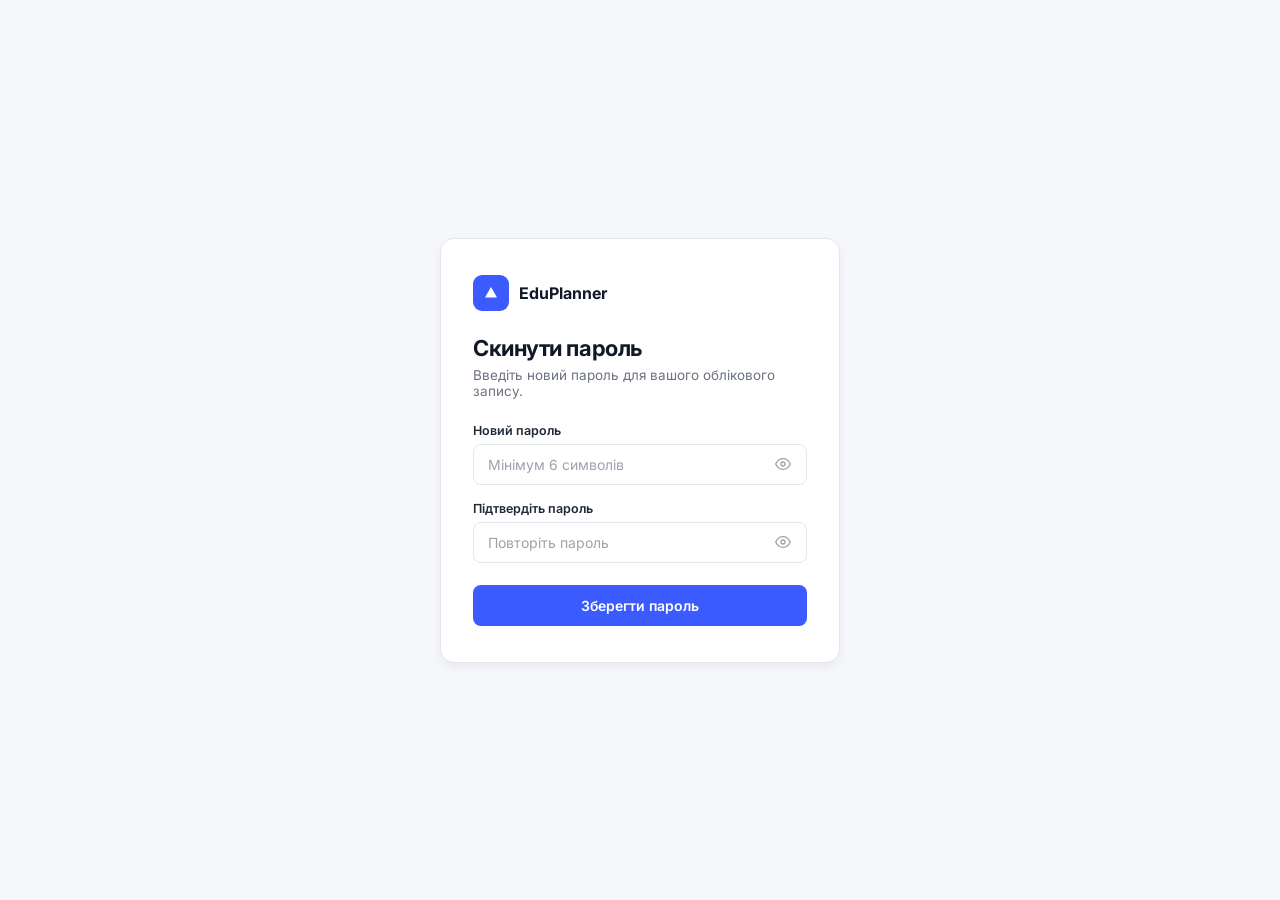
<file: internal/ui/template/reset-password.html>
<!DOCTYPE html>
<html lang="uk">
<head>
  <meta charset="UTF-8">
  <meta name="viewport" content="width=device-width, initial-scale=1.0">
  <title>EduPlanner — Скидання пароля</title>
  <link rel="icon" href="/static/favicon.svg" type="image/svg+xml">
  <link rel="preconnect" href="https://fonts.googleapis.com">
  <link rel="preconnect" href="https://fonts.gstatic.com" crossorigin>
  <link href="https://fonts.googleapis.com/css2?family=Inter:wght@400;500;600;700&display=swap" rel="stylesheet">
  <style>
    *, *::before, *::after { box-sizing: border-box; margin: 0; padding: 0; }
    body {
      font-family: 'Inter', -apple-system, sans-serif;
      background: #F6F7FB;
      color: #111827;
      -webkit-font-smoothing: antialiased;
      font-size: 14px;
    }
    .auth {
      min-height: 100vh;
      display: grid;
      place-items: center;
      padding: 24px;
    }
    .auth-card {
      width: 100%; max-width: 400px;
      background: #fff;
      border: 1px solid #E5E7EB;
      border-radius: 14px;
      padding: 36px 32px;
      box-shadow: 0 4px 12px -2px rgba(17,24,39,.08);
    }
    .auth-brand {
      display: flex; align-items: center; gap: 10px;
      margin-bottom: 24px;
    }
    .brand-logo {
      width: 36px; height: 36px; border-radius: 9px;
      background: #3B5BFF;
      display: grid; place-items: center; flex-shrink: 0;
    }
    .brand-logo svg { width: 18px; height: 18px; }
    .brand-name { font-size: 16px; font-weight: 700; color: #111827; }

    .auth-title { font-size: 22px; font-weight: 700; letter-spacing: -.02em; margin-bottom: 6px; }
    .auth-sub { font-size: 13.5px; color: #6B7280; margin-bottom: 24px; }

    .field { margin-bottom: 16px; }
    .field label {
      display: block;
      font-size: 12.5px; font-weight: 600; color: #1F2937;
      margin-bottom: 6px;
    }
    .field-input { position: relative; }
    .field input {
      width: 100%;
      padding: 11px 14px;
      background: #fff;
      border: 1px solid #E5E7EB;
      border-radius: 8px;
      font-family: inherit;
      font-size: 14px;
      color: #111827;
      transition: border-color .12s, box-shadow .12s;
    }
    .field input:focus {
      outline: none;
      border-color: #3B5BFF;
      box-shadow: 0 0 0 3px #EEF1FF;
    }
    .field input::placeholder { color: #9CA3AF; }
    .field.has-eye input { padding-right: 40px; }
    .eye {
      position: absolute; right: 12px; top: 50%; transform: translateY(-50%);
      color: #9CA3AF; cursor: pointer;
      background: transparent; border: 0; padding: 4px;
      display: grid; place-items: center;
    }
    .eye:hover { color: #1F2937; }

    .btn-primary {
      width: 100%;
      background: #3B5BFF; color: #fff; border: 0;
      padding: 12px 18px; border-radius: 8px;
      font-family: inherit; font-size: 14px; font-weight: 600;
      cursor: pointer; margin-top: 6px;
      transition: background .12s, transform .1s;
    }
    .btn-primary:hover { background: #2E4AE6; }
    .btn-primary:active { transform: scale(.99); }
    .btn-primary:disabled { opacity: .65; cursor: not-allowed; }

    .error-msg {
      font-size: 13px; color: #ef4444;
      padding: 10px 12px;
      background: rgba(239,68,68,.07);
      border-radius: 6px; margin-bottom: 12px;
    }
    .success-msg {
      font-size: 13px; color: #16a34a;
      padding: 10px 12px;
      background: rgba(22,163,74,.08);
      border-radius: 6px; margin-bottom: 12px;
    }
    .hidden { display: none !important; }

    @media (max-width: 480px) {
      .auth-card { padding: 28px 20px; }
    }
  </style>
</head>
<body>
<div class="auth">
  <div class="auth-card">
    <div class="auth-brand">
      <div class="brand-logo">
        <svg viewBox="0 0 24 24" fill="none"><path d="M12 4l8 14H4L12 4z" fill="#fff"/></svg>
      </div>
      <div class="brand-name">EduPlanner</div>
    </div>

    <div id="expired-msg" class="error-msg hidden">
      Це посилання вже використано або закінчився термін його дії.
      Зверніться до адміністратора для отримання нового посилання.
    </div>

    <div id="form-section">
      <h1 class="auth-title">Скинути пароль</h1>
      <p class="auth-sub">Введіть новий пароль для вашого облікового запису.</p>

      <div class="field has-eye">
        <label for="password">Новий пароль</label>
        <div class="field-input">
          <input type="password" id="password" autocomplete="new-password" placeholder="Мінімум 6 символів">
          <button class="eye" onclick="toggleEye('password', 'eye-pw')" aria-label="Показати пароль">
            <svg id="eye-pw" width="16" height="16" viewBox="0 0 24 24" fill="none" stroke="currentColor" stroke-width="2" stroke-linecap="round" stroke-linejoin="round">
              <path d="M1 12s4-8 11-8 11 8 11 8-4 8-11 8-11-8-11-8z"/><circle cx="12" cy="12" r="3"/>
            </svg>
          </button>
        </div>
      </div>

      <div class="field has-eye">
        <label for="password-confirm">Підтвердіть пароль</label>
        <div class="field-input">
          <input type="password" id="password-confirm" autocomplete="new-password" placeholder="Повторіть пароль">
          <button class="eye" onclick="toggleEye('password-confirm', 'eye-confirm')" aria-label="Показати пароль">
            <svg id="eye-confirm" width="16" height="16" viewBox="0 0 24 24" fill="none" stroke="currentColor" stroke-width="2" stroke-linecap="round" stroke-linejoin="round">
              <path d="M1 12s4-8 11-8 11 8 11 8-4 8-11 8-11-8-11-8z"/><circle cx="12" cy="12" r="3"/>
            </svg>
          </button>
        </div>
      </div>

      <div id="reset-error" class="error-msg hidden"></div>
      <button id="reset-btn" class="btn-primary">Зберегти пароль</button>
    </div>

    <div id="success-section" class="hidden">
      <div class="success-msg">Пароль успішно змінено! Перенаправлення…</div>
    </div>
  </div>
</div>

<script>
  const TOKEN = '{{.token}}';

  function toggleEye(inputId, eyeId) {
    const input = document.getElementById(inputId);
    const eye = document.getElementById(eyeId);
    if (input.type === 'password') {
      input.type = 'text';
      eye.innerHTML = '<path d="M17.94 17.94A10.07 10.07 0 0 1 12 20c-7 0-11-8-11-8a18.45 18.45 0 0 1 5.06-5.94"/><path d="M9.9 4.24A9.12 9.12 0 0 1 12 4c7 0 11 8 11 8a18.5 18.5 0 0 1-2.16 3.19"/><line x1="1" y1="1" x2="23" y2="23"/>';
    } else {
      input.type = 'password';
      eye.innerHTML = '<path d="M1 12s4-8 11-8 11 8 11 8-4 8-11 8-11-8-11-8z"/><circle cx="12" cy="12" r="3"/>';
    }
  }

  document.addEventListener('DOMContentLoaded', () => {
    if (!TOKEN) {
      document.getElementById('form-section').classList.add('hidden');
      document.getElementById('expired-msg').classList.remove('hidden');
      return;
    }

    const btn = document.getElementById('reset-btn');
    const errEl = document.getElementById('reset-error');

    btn.addEventListener('click', async () => {
      const password = document.getElementById('password').value;
      const confirm  = document.getElementById('password-confirm').value;

      errEl.classList.add('hidden');

      if (!password || password.length < 6) {
        errEl.textContent = 'Пароль повинен містити мінімум 6 символів.';
        errEl.classList.remove('hidden');
        return;
      }
      if (password !== confirm) {
        errEl.textContent = 'Паролі не співпадають.';
        errEl.classList.remove('hidden');
        return;
      }

      btn.disabled = true;
      btn.textContent = 'Збереження…';

      try {
        const resp = await fetch('/api/auth/reset-password', {
          method: 'POST',
          headers: { 'Content-Type': 'application/json' },
          body: JSON.stringify({ token: TOKEN, password }),
        });

        if (resp.status === 410) {
          document.getElementById('form-section').classList.add('hidden');
          document.getElementById('expired-msg').classList.remove('hidden');
          return;
        }

        if (!resp.ok) {
          const data = await resp.json().catch(() => ({}));
          throw new Error(data.error || 'Помилка сервера');
        }

        const data = await resp.json();
        if (data.token) {
          localStorage.setItem('token', data.token);
        }

        document.getElementById('form-section').classList.add('hidden');
        document.getElementById('success-section').classList.remove('hidden');

        setTimeout(() => { window.location.href = '/'; }, 1200);
      } catch (e) {
        errEl.textContent = e.message;
        errEl.classList.remove('hidden');
        btn.disabled = false;
        btn.textContent = 'Зберегти пароль';
      }
    });

    document.getElementById('password-confirm').addEventListener('keydown', (e) => {
      if (e.key === 'Enter') btn.click();
    });
  });
</script>
</body>
</html>
</file>
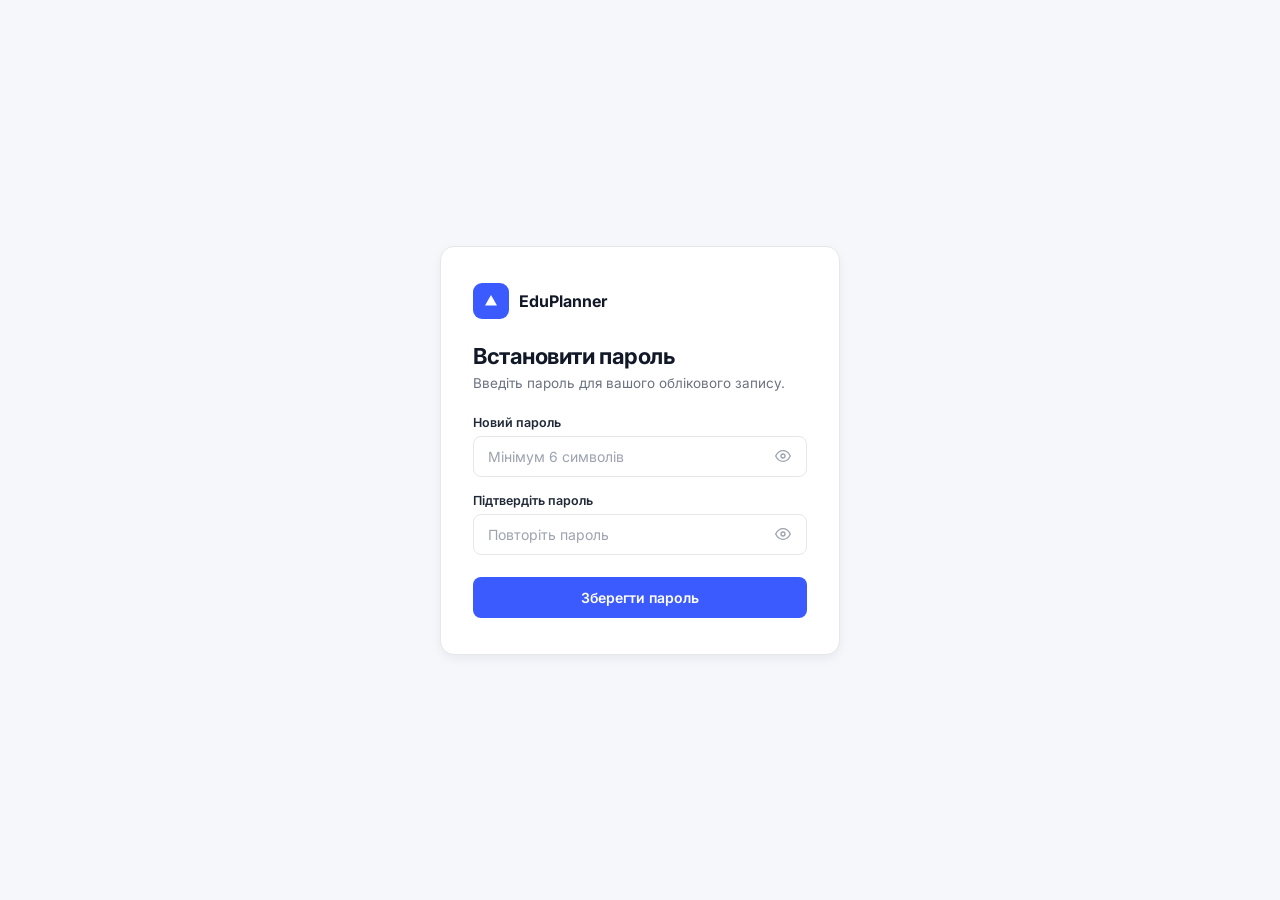
<file: internal/ui/template/set-password.html>
<!DOCTYPE html>
<html lang="uk">
<head>
  <meta charset="UTF-8">
  <meta name="viewport" content="width=device-width, initial-scale=1.0">
  <title>EduPlanner — Встановлення пароля</title>
  <link rel="icon" href="/static/favicon.svg" type="image/svg+xml">
  <link rel="preconnect" href="https://fonts.googleapis.com">
  <link rel="preconnect" href="https://fonts.gstatic.com" crossorigin>
  <link href="https://fonts.googleapis.com/css2?family=Inter:wght@400;500;600;700&display=swap" rel="stylesheet">
  <style>
    *, *::before, *::after { box-sizing: border-box; margin: 0; padding: 0; }
    body {
      font-family: 'Inter', -apple-system, sans-serif;
      background: #F6F7FB;
      color: #111827;
      -webkit-font-smoothing: antialiased;
      font-size: 14px;
    }
    .auth {
      min-height: 100vh;
      display: grid;
      place-items: center;
      padding: 24px;
    }
    .auth-card {
      width: 100%; max-width: 400px;
      background: #fff;
      border: 1px solid #E5E7EB;
      border-radius: 14px;
      padding: 36px 32px;
      box-shadow: 0 4px 12px -2px rgba(17,24,39,.08);
    }
    .auth-brand {
      display: flex; align-items: center; gap: 10px;
      margin-bottom: 24px;
    }
    .brand-logo {
      width: 36px; height: 36px; border-radius: 9px;
      background: #3B5BFF;
      display: grid; place-items: center; flex-shrink: 0;
    }
    .brand-logo svg { width: 18px; height: 18px; }
    .brand-name { font-size: 16px; font-weight: 700; color: #111827; }

    .auth-title { font-size: 22px; font-weight: 700; letter-spacing: -.02em; margin-bottom: 6px; }
    .auth-sub { font-size: 13.5px; color: #6B7280; margin-bottom: 24px; }

    .field { margin-bottom: 16px; }
    .field label {
      display: block;
      font-size: 12.5px; font-weight: 600; color: #1F2937;
      margin-bottom: 6px;
    }
    .field-input { position: relative; }
    .field input {
      width: 100%;
      padding: 11px 14px;
      background: #fff;
      border: 1px solid #E5E7EB;
      border-radius: 8px;
      font-family: inherit;
      font-size: 14px;
      color: #111827;
      transition: border-color .12s, box-shadow .12s;
    }
    .field input:focus {
      outline: none;
      border-color: #3B5BFF;
      box-shadow: 0 0 0 3px #EEF1FF;
    }
    .field input::placeholder { color: #9CA3AF; }
    .field.has-eye input { padding-right: 40px; }
    .eye {
      position: absolute; right: 12px; top: 50%; transform: translateY(-50%);
      color: #9CA3AF; cursor: pointer;
      background: transparent; border: 0; padding: 4px;
      display: grid; place-items: center;
    }
    .eye:hover { color: #1F2937; }

    .btn-primary {
      width: 100%;
      background: #3B5BFF; color: #fff; border: 0;
      padding: 12px 18px; border-radius: 8px;
      font-family: inherit; font-size: 14px; font-weight: 600;
      cursor: pointer; margin-top: 6px;
      transition: background .12s, transform .1s;
    }
    .btn-primary:hover { background: #2E4AE6; }
    .btn-primary:active { transform: scale(.99); }
    .btn-primary:disabled { opacity: .65; cursor: not-allowed; }

    .error-msg {
      font-size: 13px; color: #ef4444;
      padding: 10px 12px;
      background: rgba(239,68,68,.07);
      border-radius: 6px; margin-bottom: 12px;
    }
    .success-msg {
      font-size: 13px; color: #16a34a;
      padding: 10px 12px;
      background: rgba(22,163,74,.08);
      border-radius: 6px; margin-bottom: 12px;
    }
    .hidden { display: none !important; }

    @media (max-width: 480px) {
      .auth-card { padding: 28px 20px; }
    }
  </style>
</head>
<body>
<div class="auth">
  <div class="auth-card">
    <div class="auth-brand">
      <div class="brand-logo">
        <svg viewBox="0 0 24 24" fill="none"><path d="M12 4l8 14H4L12 4z" fill="#fff"/></svg>
      </div>
      <div class="brand-name">EduPlanner</div>
    </div>

    <div id="expired-msg" class="error-msg hidden">
      Це посилання вже використано або закінчився термін його дії.
      Зверніться до адміністратора для отримання нового посилання.
    </div>

    <div id="form-section">
      <h1 class="auth-title">Встановити пароль</h1>
      <p class="auth-sub">Введіть пароль для вашого облікового запису.</p>

      <div class="field has-eye">
        <label for="password">Новий пароль</label>
        <div class="field-input">
          <input type="password" id="password" autocomplete="new-password" placeholder="Мінімум 6 символів">
          <button class="eye" onclick="toggleEye('password', 'eye-pw')" aria-label="Показати пароль">
            <svg id="eye-pw" width="16" height="16" viewBox="0 0 24 24" fill="none" stroke="currentColor" stroke-width="2" stroke-linecap="round" stroke-linejoin="round">
              <path d="M1 12s4-8 11-8 11 8 11 8-4 8-11 8-11-8-11-8z"/><circle cx="12" cy="12" r="3"/>
            </svg>
          </button>
        </div>
      </div>

      <div class="field has-eye">
        <label for="password-confirm">Підтвердіть пароль</label>
        <div class="field-input">
          <input type="password" id="password-confirm" autocomplete="new-password" placeholder="Повторіть пароль">
          <button class="eye" onclick="toggleEye('password-confirm', 'eye-confirm')" aria-label="Показати пароль">
            <svg id="eye-confirm" width="16" height="16" viewBox="0 0 24 24" fill="none" stroke="currentColor" stroke-width="2" stroke-linecap="round" stroke-linejoin="round">
              <path d="M1 12s4-8 11-8 11 8 11 8-4 8-11 8-11-8-11-8z"/><circle cx="12" cy="12" r="3"/>
            </svg>
          </button>
        </div>
      </div>

      <div id="set-error" class="error-msg hidden"></div>
      <button id="set-btn" class="btn-primary">Зберегти пароль</button>
    </div>

    <div id="success-section" class="hidden">
      <div class="success-msg">Пароль успішно встановлено! Перенаправлення…</div>
    </div>
  </div>
</div>

<script>
  const TOKEN = '{{.token}}';

  function toggleEye(inputId, eyeId) {
    const input = document.getElementById(inputId);
    const eye = document.getElementById(eyeId);
    if (input.type === 'password') {
      input.type = 'text';
      eye.innerHTML = '<path d="M17.94 17.94A10.07 10.07 0 0 1 12 20c-7 0-11-8-11-8a18.45 18.45 0 0 1 5.06-5.94"/><path d="M9.9 4.24A9.12 9.12 0 0 1 12 4c7 0 11 8 11 8a18.5 18.5 0 0 1-2.16 3.19"/><line x1="1" y1="1" x2="23" y2="23"/>';
    } else {
      input.type = 'password';
      eye.innerHTML = '<path d="M1 12s4-8 11-8 11 8 11 8-4 8-11 8-11-8-11-8z"/><circle cx="12" cy="12" r="3"/>';
    }
  }

  document.addEventListener('DOMContentLoaded', () => {
    if (!TOKEN) {
      document.getElementById('form-section').classList.add('hidden');
      document.getElementById('expired-msg').classList.remove('hidden');
      return;
    }

    const btn = document.getElementById('set-btn');
    const errEl = document.getElementById('set-error');

    btn.addEventListener('click', async () => {
      const password = document.getElementById('password').value;
      const confirm  = document.getElementById('password-confirm').value;

      errEl.classList.add('hidden');

      if (!password || password.length < 6) {
        errEl.textContent = 'Пароль повинен містити мінімум 6 символів.';
        errEl.classList.remove('hidden');
        return;
      }
      if (password !== confirm) {
        errEl.textContent = 'Паролі не співпадають.';
        errEl.classList.remove('hidden');
        return;
      }

      btn.disabled = true;
      btn.textContent = 'Збереження…';

      try {
        const resp = await fetch('/api/auth/set-password', {
          method: 'POST',
          headers: { 'Content-Type': 'application/json' },
          body: JSON.stringify({ token: TOKEN, password }),
        });

        if (resp.status === 410) {
          document.getElementById('form-section').classList.add('hidden');
          document.getElementById('expired-msg').classList.remove('hidden');
          return;
        }

        if (!resp.ok) {
          const data = await resp.json().catch(() => ({}));
          throw new Error(data.error || 'Помилка сервера');
        }

        const data = await resp.json();
        if (data.token) {
          localStorage.setItem('token', data.token);
        }

        document.getElementById('form-section').classList.add('hidden');
        document.getElementById('success-section').classList.remove('hidden');

        setTimeout(() => { window.location.href = '/'; }, 1200);
      } catch (e) {
        errEl.textContent = e.message;
        errEl.classList.remove('hidden');
        btn.disabled = false;
        btn.textContent = 'Зберегти пароль';
      }
    });

    document.getElementById('password-confirm').addEventListener('keydown', (e) => {
      if (e.key === 'Enter') btn.click();
    });
  });
</script>
</body>
</html>
</file>
